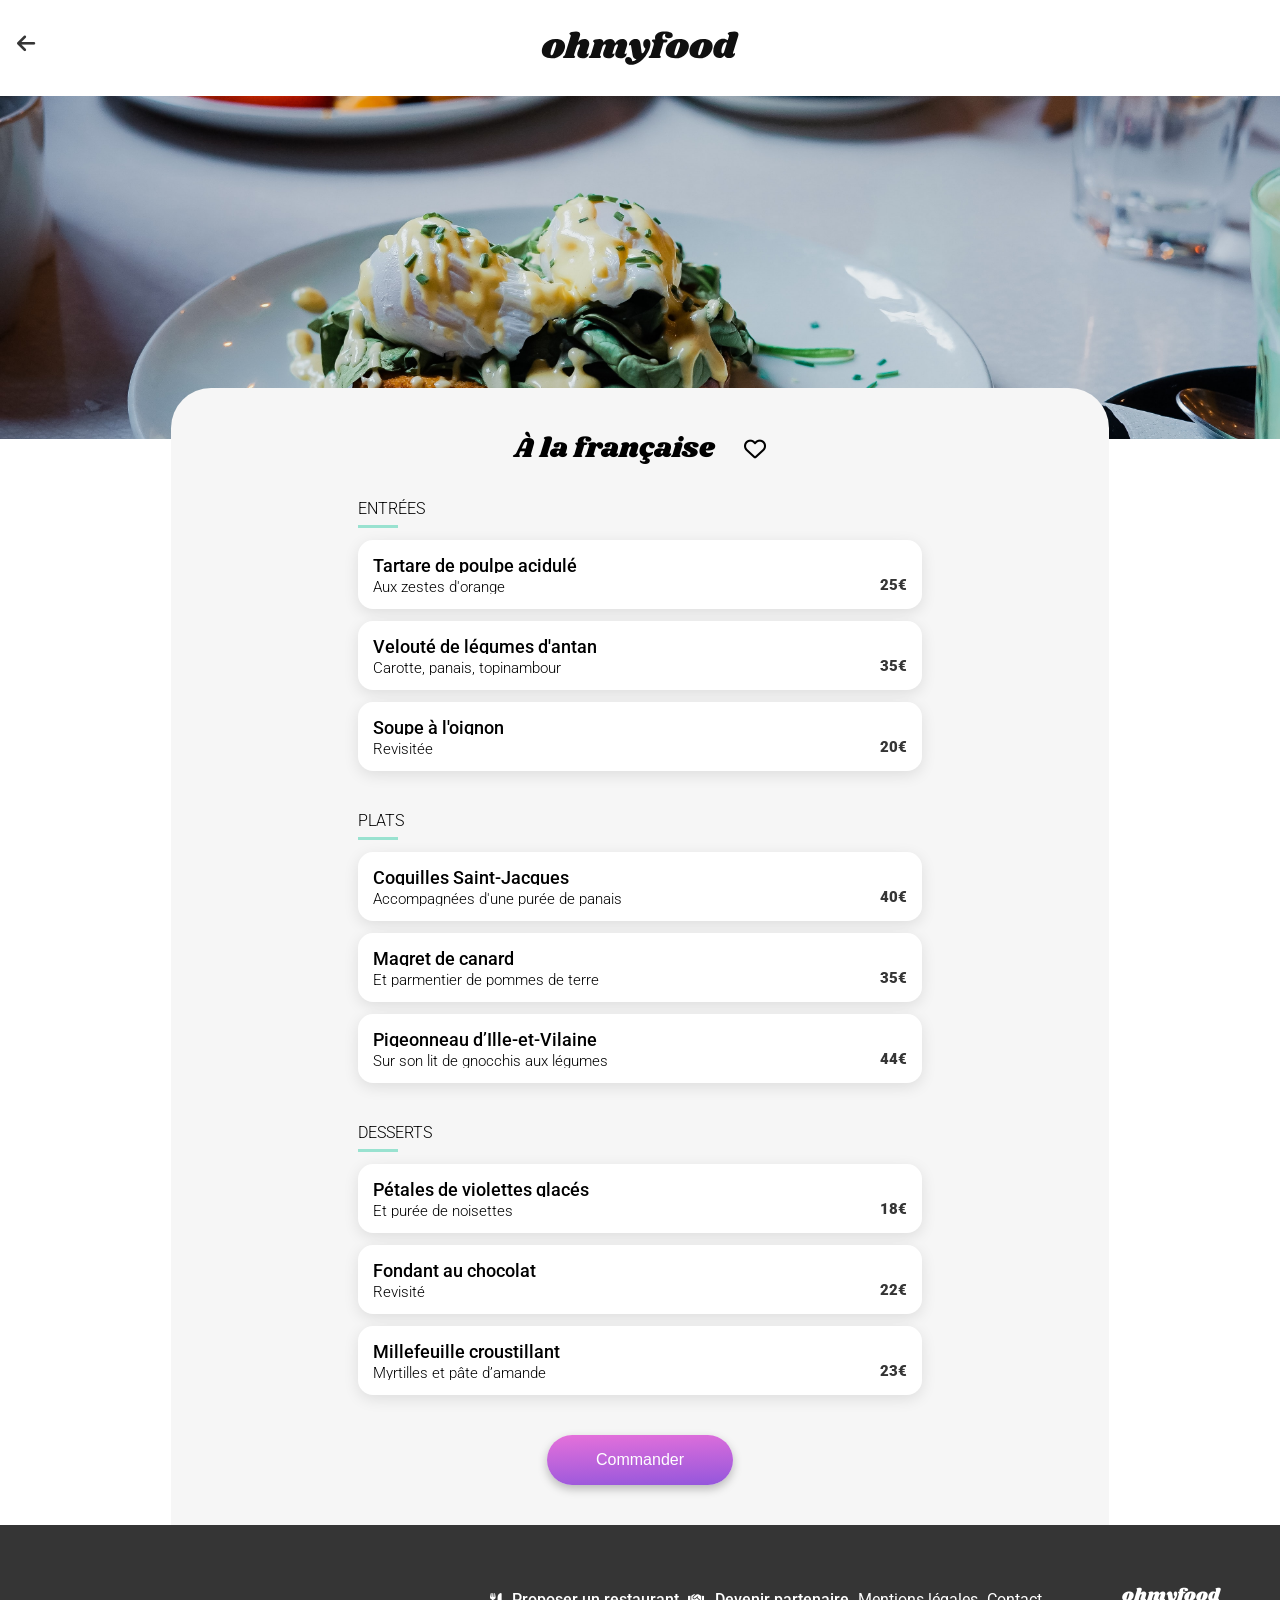
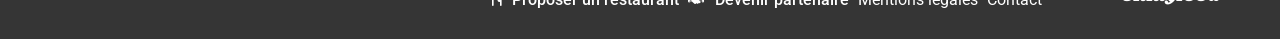
<file: pages/restaurants/a_la_francaise.html>
<!DOCTYPE html>
<html lang="fr">
<head>
    <meta charset="UTF-8">
    <meta name="viewport" content="width=device-width, initial-scale=1.0">
    <!-- Ajout du favicon -->
    <link rel="icon" href="../../assets/logos/Ohmyfood.svg" type="image/svg+xml">
    <title>Menu - À la française</title>
    <!-- Ajout de Font Awesome -->
    <link rel="stylesheet" href="https://cdnjs.cloudflare.com/ajax/libs/font-awesome/6.5.1/css/all.min.css">
    <!-- Ajout du fichier CSS -->
    <link rel="stylesheet" href="../../styles/css/main.css">
</head>
<body class="menu-page">
    <header class="RestaurantAppBar">
        <a href="../../index.html" class="RestaurantAppBar__back">
            <i class="fa-solid fa-arrow-left RestaurantAppBar__back--icon" ></i>
        </a>
        <img src="../../assets/logos/Ohmyfood.svg" alt="Logo Ohmyfood" class="RestaurantAppBar__logo">
    </header>
    <img src="../../assets/images/restaurants/a_la_francaise.jpg" alt="Restaurant À la française" class="menu-page__image">
    <main class="menu-page__menu">
        <div class="menu-page__menu__header">
            <h1 class="menu-page__menu__header--title">À la française</h1>
            <div class="heart">
                <input type="checkbox" class="heart__checkbox">
                <i class="fa-solid fa-heart heart__fill"></i>
                <i class="fa-regular fa-heart heart__outline"></i>
            </div>
        </div>
        <section class="menu-page__menu__info">
            <h2 class="menu-page__menu__info--title">ENTRÉES</h2>
            <div class="menu-page__menu__info__card">
                <input type="checkbox" class="menu-page__menu__info__card__checkbox">
                <div class="menu-page__menu__info__card__plats">
                    <h3 class="menu-page__menu__info__card__plats--nom">Tartare de poulpe acidulé</h3>
                    <p class="menu-page__menu__info__card__plats--description">Aux zestes d'orange</p>
                </div>

                <div class="menu-page__menu__info__card__fin">
                    <span class="menu-page__menu__info__card__fin__prix">25€</span>
                    <div class="menu-page__menu__info__card__fin__check"> <i class="fa-solid fa-circle-check"></i></div>
                </div>
            </div>
            <div class="menu-page__menu__info__card">
                <input type="checkbox" class="menu-page__menu__info__card__checkbox">
                <div class="menu-page__menu__info__card__plats">
                    <h3 class="menu-page__menu__info__card__plats--nom">Velouté de légumes d'antan</h3>
                    <p class="menu-page__menu__info__card__plats--description">Carotte, panais, topinambour</p>
                </div>

                <div class="menu-page__menu__info__card__fin">
                    <span class="menu-page__menu__info__card__fin__prix">35€</span>
                    <div class="menu-page__menu__info__card__fin__check"> <i class="fa-solid fa-circle-check"></i></div>
                </div>
            </div>
            <div class="menu-page__menu__info__card">
                <input type="checkbox" class="menu-page__menu__info__card__checkbox">
                <div class="menu-page__menu__info__card__plats">
                    <h3 class="menu-page__menu__info__card__plats--nom">Soupe à l'oignon</h3>
                    <p class="menu-page__menu__info__card__plats--description">Revisitée</p>
                </div>

                <div class="menu-page__menu__info__card__fin">
                    <span class="menu-page__menu__info__card__fin__prix">20€</span>
                    <div class="menu-page__menu__info__card__fin__check"> <i class="fa-solid fa-circle-check"></i></div>
                </div>
            </div>
        </section>
        <section class="menu-page__menu__info">
            <h2 class="menu-page__menu__info--title">PLATS</h2>
            <div class="menu-page__menu__info__card">
                <input type="checkbox" class="menu-page__menu__info__card__checkbox">
                <div class="menu-page__menu__info__card__plats">
                    <h3 class="menu-page__menu__info__card__plats--nom">Coquilles Saint-Jacques</h3>
                    <p class="menu-page__menu__info__card__plats--description">Accompagnées d'une purée de panais</p>
                </div>

                <div class="menu-page__menu__info__card__fin">
                    <span class="menu-page__menu__info__card__fin__prix">40€</span>
                    <div class="menu-page__menu__info__card__fin__check"> <i class="fa-solid fa-circle-check"></i></div>
                </div>
            </div>
            <div class="menu-page__menu__info__card">
                <input type="checkbox" class="menu-page__menu__info__card__checkbox">
                <div class="menu-page__menu__info__card__plats">
                    <h3 class="menu-page__menu__info__card__plats--nom">Magret de canard</h3>
                    <p class="menu-page__menu__info__card__plats--description">Et parmentier de pommes de terre</p>
                </div>

                <div class="menu-page__menu__info__card__fin">
                    <span class="menu-page__menu__info__card__fin__prix">35€</span>
                    <div class="menu-page__menu__info__card__fin__check"> <i class="fa-solid fa-circle-check"></i></div>
                </div>
            </div>
            <div class="menu-page__menu__info__card">
                <input type="checkbox" class="menu-page__menu__info__card__checkbox">
                <div class="menu-page__menu__info__card__plats">
                    <h3 class="menu-page__menu__info__card__plats--nom">Pigeonneau d’Ille-et-Vilaine</h3>
                    <p class="menu-page__menu__info__card__plats--description">Sur son lit de gnocchis aux légumes</p>
                </div>

                <div class="menu-page__menu__info__card__fin">
                    <span class="menu-page__menu__info__card__fin__prix">44€</span>
                    <div class="menu-page__menu__info__card__fin__check"> <i class="fa-solid fa-circle-check"></i></div>
                </div>
            </div>
        </section>
        <section class="menu-page__menu__info">
            <h2 class="menu-page__menu__info--title">DESSERTS</h2>
            <div class="menu-page__menu__info__card">
                <input type="checkbox" class="menu-page__menu__info__card__checkbox">
                <div class="menu-page__menu__info__card__plats">
                    <h3 class="menu-page__menu__info__card__plats--nom">Pétales de violettes glacés</h3>
                    <p class="menu-page__menu__info__card__plats--description">Et purée de noisettes</p>
                </div>

                <div class="menu-page__menu__info__card__fin">
                    <span class="menu-page__menu__info__card__fin__prix">18€</span>
                    <div class="menu-page__menu__info__card__fin__check"> <i class="fa-solid fa-circle-check"></i></div>
                </div>
            </div>
            <div class="menu-page__menu__info__card">
                <input type="checkbox" class="menu-page__menu__info__card__checkbox">
                <div class="menu-page__menu__info__card__plats">
                    <h3 class="menu-page__menu__info__card__plats--nom">Fondant au chocolat</h3>
                    <p class="menu-page__menu__info__card__plats--description">Revisité</p>
                </div>

                <div class="menu-page__menu__info__card__fin">
                    <span class="menu-page__menu__info__card__fin__prix">22€</span>
                    <div class="menu-page__menu__info__card__fin__check"> <i class="fa-solid fa-circle-check"></i></div>
                </div>
            </div>
            <div class="menu-page__menu__info__card">
                <input type="checkbox" class="menu-page__menu__info__card__checkbox">
                <div class="menu-page__menu__info__card__plats">
                    <h3 class="menu-page__menu__info__card__plats--nom">Millefeuille croustillant</h3>
                    <p class="menu-page__menu__info__card__plats--description">Myrtilles et pâte d’amande</p>
                </div>

                <div class="menu-page__menu__info__card__fin">
                    <span class="menu-page__menu__info__card__fin__prix">23€</span>
                    <div class="menu-page__menu__info__card__fin__check"> <i class="fa-solid fa-circle-check"></i></div>
                </div>
            </div>
        </section>
        <button class="button button--restaurants"><span class="button__text">Commander</span></button>
    </main>
    <footer class="footer">
        <h3 class="footer--title">ohmyfood</h3>
        <div class="footer__links">
            <a href="" class="footer__links__link">
                <i class="fa-solid fa-utensils footer__links__link--icon"></i>
                <span>Proposer un restaurant</span>
            </a>
            <a href="" class="footer__links__link">
                <i class="fa-solid fa-handshake footer__links__link--icon"></i>
                <span>Devenir partenaire</span>
            </a>
            <a href="" class="footer__links__link__normal">Mentions légales</a>
            <a href="mailto:contact@ohmyfood.com" class="footer__links__link__normal">Contact</a>
        </div>
    </footer>
</body>
</file>
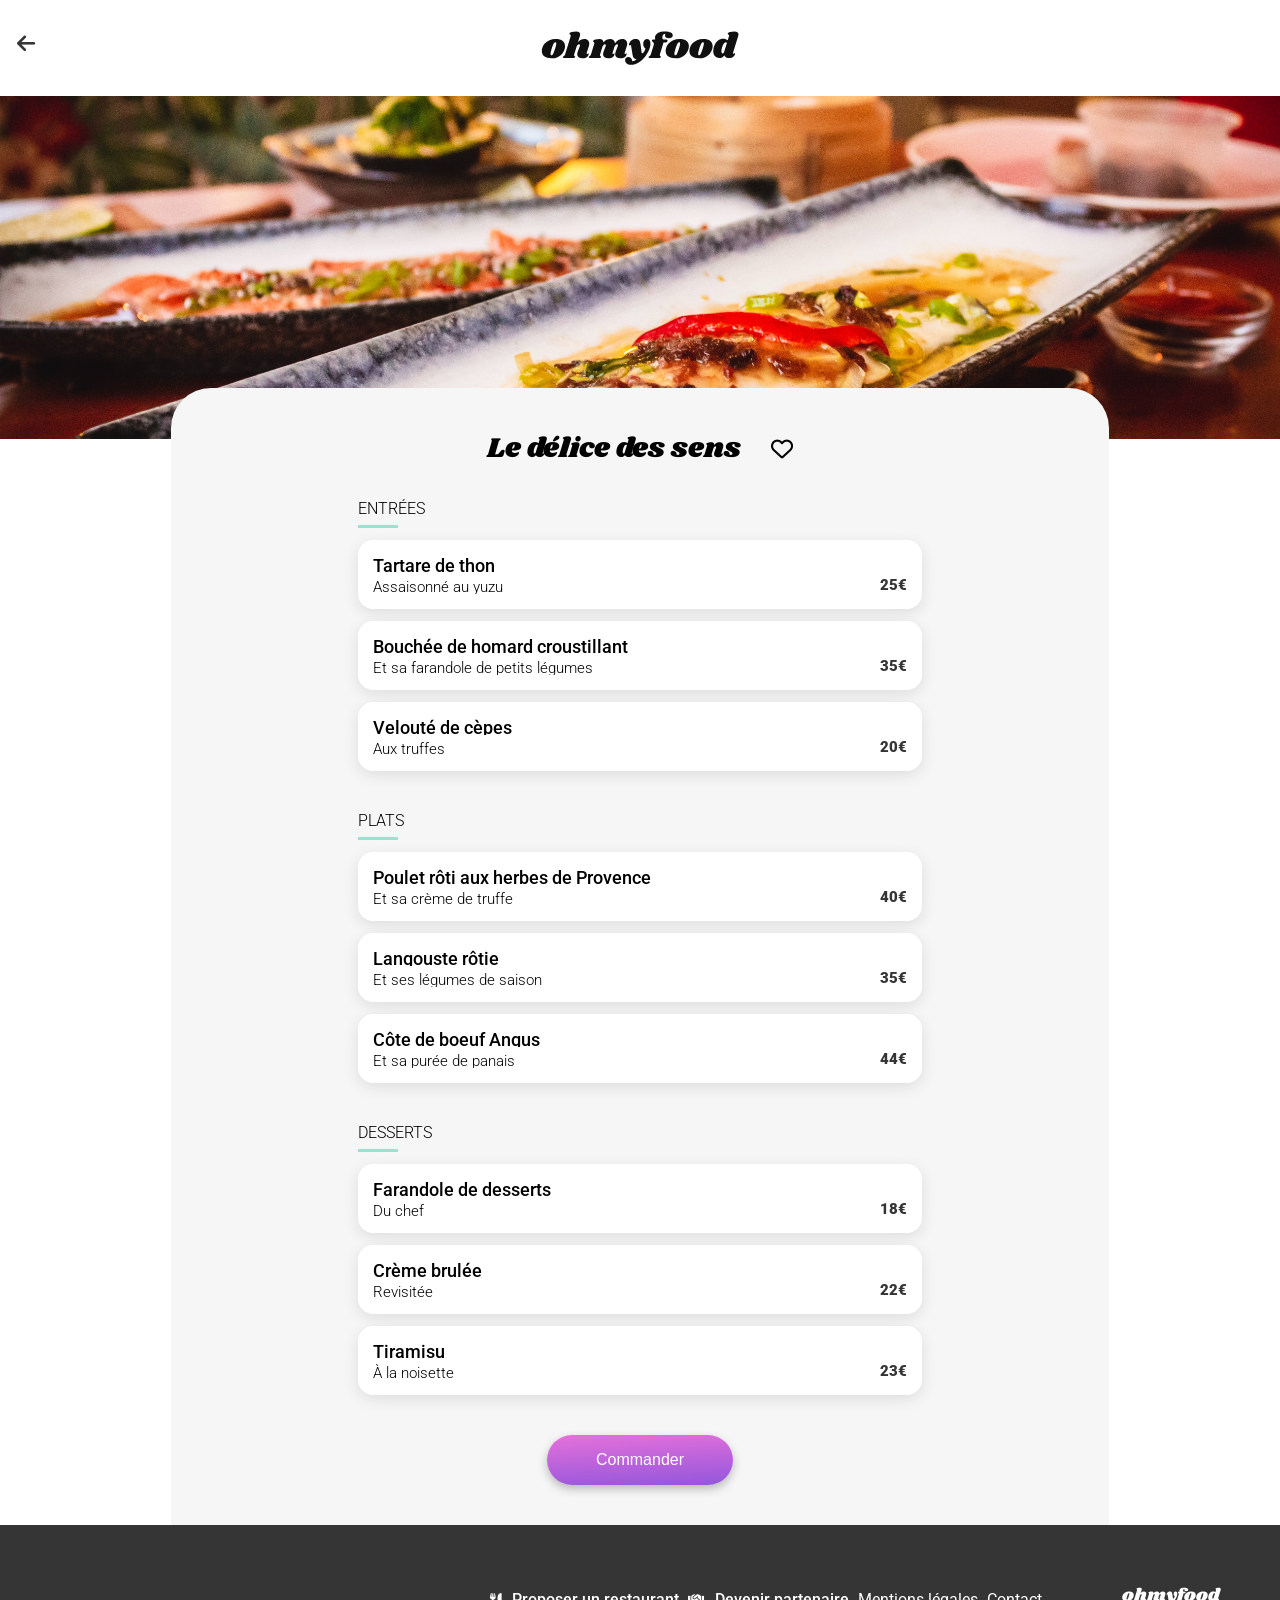
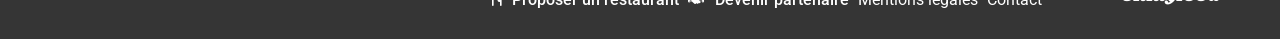
<file: pages/restaurants/delice_des_sens.html>
<!DOCTYPE html>
<html lang="fr">
<head>
    <meta charset="UTF-8">
    <meta name="viewport" content="width=device-width, initial-scale=1.0">
    <!-- Ajout du favicon -->
    <link rel="icon" href="assets/logos/Ohmyfood.svg" type="image/svg+xml">
    <title>menu-page__Menu - A la francaise</title>
    <!-- Ajout de Font Awesome -->
    <link rel="stylesheet" href="https://cdnjs.cloudflare.com/ajax/libs/font-awesome/6.5.1/css/all.min.css">
    <!-- Ajout du fichier CSS -->
    <link rel="stylesheet" href="../../styles/css/main.css">
</head>
<body class="menu-page">
    <header class="RestaurantAppBar">
        <a href="../../index.html" class="RestaurantAppBar__back">
            <i class="fa-solid fa-arrow-left RestaurantAppBar__back--icon"></i>
        </a>
        <img src="../../assets/logos/Ohmyfood.svg" alt="Logo Ohmyfood" class="RestaurantAppBar__logo">
    </header>
    <img src="..\..\assets\images\restaurants\delice_des_sens.jpg" alt="Restaurant Le délice des sens" class="menu-page__image">
    <main class="menu-page__menu">
        <div class="menu-page__menu__header">
            <h1 class="menu-page__menu__header--title">Le délice des sens</h1>
            <div class="heart">
                <input type="checkbox" class="heart__checkbox">
                <i class="fa-solid fa-heart heart__fill"></i>
                <i class="fa-regular fa-heart heart__outline"></i>
            </div>
        </div>
        <section class="menu-page__menu__info">
            <h2 class="menu-page__menu__info--title">ENTRÉES</h2>
            <div class="menu-page__menu__info__card">
                <input type="checkbox" class="menu-page__menu__info__card__checkbox">
                <div class="menu-page__menu__info__card__plats">
                    <h3 class="menu-page__menu__info__card__plats--nom">Tartare de thon</h3>
                    <p class="menu-page__menu__info__card__plats--description">Assaisonné au yuzu</p>
                </div>

                <div class="menu-page__menu__info__card__fin">
                    <span class="menu-page__menu__info__card__fin__prix">25€</span>
                    <div class="menu-page__menu__info__card__fin__check"> <i class="fa-solid fa-circle-check"></i></div>
                </div>
            </div>
            <div class="menu-page__menu__info__card">
                <input type="checkbox" class="menu-page__menu__info__card__checkbox">
                <div class="menu-page__menu__info__card__plats">
                    <h3 class="menu-page__menu__info__card__plats--nom">Bouchée de homard croustillant </h3>
                    <p class="menu-page__menu__info__card__plats--description">Et sa farandole de petits légumes</p>
                </div>

                <div class="menu-page__menu__info__card__fin">
                    <span class="menu-page__menu__info__card__fin__prix">35€</span>
                    <div class="menu-page__menu__info__card__fin__check"> <i class="fa-solid fa-circle-check"></i></div>
                </div>
            </div>
            <div class="menu-page__menu__info__card">
                <input type="checkbox" class="menu-page__menu__info__card__checkbox">
                <div class="menu-page__menu__info__card__plats">
                    <h3 class="menu-page__menu__info__card__plats--nom">Velouté de cèpes</h3>
                    <p class="menu-page__menu__info__card__plats--description">Aux truffes</p>
                </div>

                <div class="menu-page__menu__info__card__fin">
                    <span class="menu-page__menu__info__card__fin__prix">20€</span>
                    <div class="menu-page__menu__info__card__fin__check"> <i class="fa-solid fa-circle-check"></i></div>
                </div>
            </div>
        </section>
        <section class="menu-page__menu__info">
            <h2 class="menu-page__menu__info--title">PLATS</h2>
            <div class="menu-page__menu__info__card">
                <input type="checkbox" class="menu-page__menu__info__card__checkbox">
                <div class="menu-page__menu__info__card__plats">
                    <h3 class="menu-page__menu__info__card__plats--nom">Poulet rôti aux herbes de Provence</h3>
                    <p class="menu-page__menu__info__card__plats--description">Et sa crème de truffe</p>
                </div>

                <div class="menu-page__menu__info__card__fin">
                    <span class="menu-page__menu__info__card__fin__prix">40€</span>
                    <div class="menu-page__menu__info__card__fin__check"> <i class="fa-solid fa-circle-check"></i></div>
                </div>
            </div>
            <div class="menu-page__menu__info__card">
                <input type="checkbox" class="menu-page__menu__info__card__checkbox">
                <div class="menu-page__menu__info__card__plats">
                    <h3 class="menu-page__menu__info__card__plats--nom">Langouste rôtie</h3>
                    <p class="menu-page__menu__info__card__plats--description">Et ses légumes de saison</p>
                </div>

                <div class="menu-page__menu__info__card__fin">
                    <span class="menu-page__menu__info__card__fin__prix">35€</span>
                    <div class="menu-page__menu__info__card__fin__check"> <i class="fa-solid fa-circle-check"></i></div>
                </div>
            </div>
            <div class="menu-page__menu__info__card">
                <input type="checkbox" class="menu-page__menu__info__card__checkbox">
                <div class="menu-page__menu__info__card__plats">
                    <h3 class="menu-page__menu__info__card__plats--nom">Côte de boeuf Angus</h3>
                    <p class="menu-page__menu__info__card__plats--description">Et sa purée de panais</p>
                </div>

                <div class="menu-page__menu__info__card__fin">
                    <span class="menu-page__menu__info__card__fin__prix">44€</span>
                    <div class="menu-page__menu__info__card__fin__check"> <i class="fa-solid fa-circle-check"></i></div>
                </div>
            </div>
        </section>
        <section class="menu-page__menu__info">
            <h2 class="menu-page__menu__info--title">DESSERTS</h2>
            <div class="menu-page__menu__info__card">
                <input type="checkbox" class="menu-page__menu__info__card__checkbox">
                <div class="menu-page__menu__info__card__plats">
                    <h3 class="menu-page__menu__info__card__plats--nom">Farandole de desserts</h3>
                    <p class="menu-page__menu__info__card__plats--description">Du chef</p>
                </div>

                <div class="menu-page__menu__info__card__fin">
                    <span class="menu-page__menu__info__card__fin__prix">18€</span>
                    <div class="menu-page__menu__info__card__fin__check"> <i class="fa-solid fa-circle-check"></i></div>
                </div>
            </div>
            <div class="menu-page__menu__info__card">
                <input type="checkbox" class="menu-page__menu__info__card__checkbox">
                <div class="menu-page__menu__info__card__plats">
                    <h3 class="menu-page__menu__info__card__plats--nom">Crème brulée </h3>
                    <p class="menu-page__menu__info__card__plats--description">Revisitée</p>
                </div>

                <div class="menu-page__menu__info__card__fin">
                    <span class="menu-page__menu__info__card__fin__prix">22€</span>
                    <div class="menu-page__menu__info__card__fin__check"> <i class="fa-solid fa-circle-check"></i></div>
                </div>
            </div>
            <div class="menu-page__menu__info__card">
                <input type="checkbox" class="menu-page__menu__info__card__checkbox">
                <div class="menu-page__menu__info__card__plats">
                    <h3 class="menu-page__menu__info__card__plats--nom">Tiramisu </h3>
                    <p class="menu-page__menu__info__card__plats--description">À la noisette</p>
                </div>

                <div class="menu-page__menu__info__card__fin">
                    <span class="menu-page__menu__info__card__fin__prix">23€</span>
                    <div class="menu-page__menu__info__card__fin__check"> <i class="fa-solid fa-circle-check"></i></div>
                </div>
            </div>
        </section>
        <button class="button button--restaurants"><span class="button__text">Commander</span></button>
    </main>
    <footer class="footer">
        <h3 class="footer--title">ohmyfood</h3>
        <div class="footer__links">
            <a href="" class="footer__links__link">
                <i class="fa-solid fa-utensils footer__links__link--icon"></i>
                <span>Proposer un restaurant</span>
            </a>
            <a href="" class="footer__links__link">
                <i class="fa-solid fa-handshake footer__links__link--icon"></i>
                <span>Devenir partenaire</span>
            </a>
            <a href="" class="footer__links__link__normal">Mentions légales</a>
            <a href="mailto:contact@ohmyfood.com" class="footer__links__link__normal">Contact</a>
        </div>
    </footer>
</body>
</file>
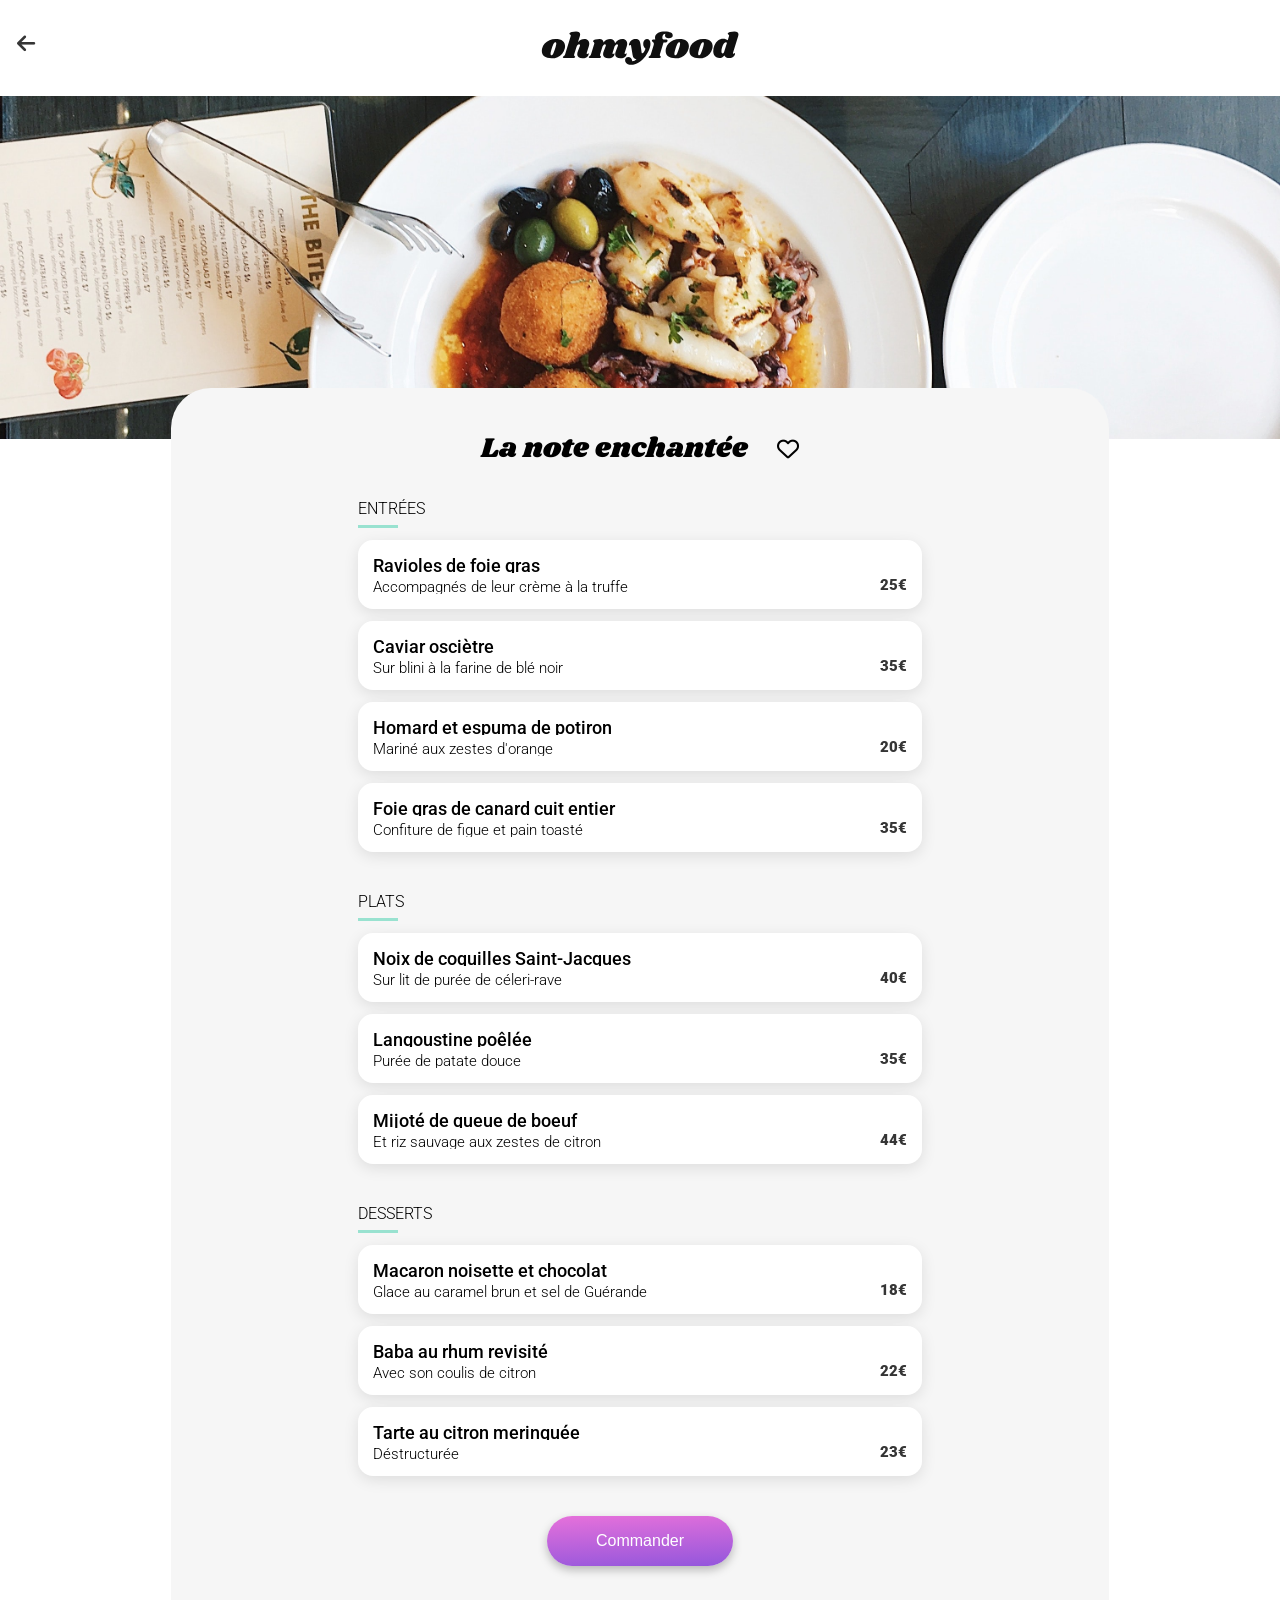
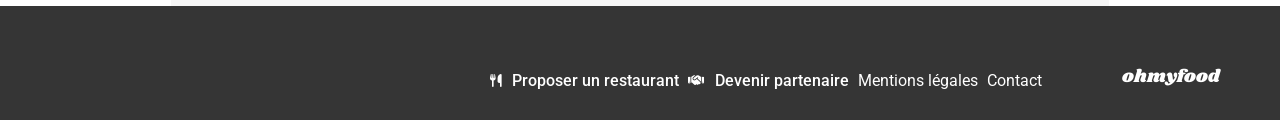
<file: pages/restaurants/note_enchantee.html>
<!DOCTYPE html>
<html lang="fr">

<head>
    <meta charset="UTF-8">
    <meta name="viewport" content="width=device-width, initial-scale=1.0">
    <!-- Ajout du favicon -->
    <link rel="icon" href="assets/logos/Ohmyfood.svg" type="image/svg+xml">
    <title>Menu - A la francaise</title>
    <!-- Ajout de Font Awesome -->
    <link rel="stylesheet" href="https://cdnjs.cloudflare.com/ajax/libs/font-awesome/6.5.1/css/all.min.css">
    <!-- Ajout du fichier CSS -->
    <link rel="stylesheet" href="../../styles/css/main.css">
</head>

<body class="menu-page">
    <header class="RestaurantAppBar">
        <a href="../../index.html" class="RestaurantAppBar__back">
            <i class="fa-solid fa-arrow-left RestaurantAppBar__back--icon"></i>
        </a>
        <img src="../../assets/logos/Ohmyfood.svg" alt="Logo Ohmyfood" class="RestaurantAppBar__logo">
    </header>
    <img src="..\..\assets\images\restaurants\note_enchantee.jpg" alt="Restaurant La note enchantée"
        class="menu-page__image">
    <main class="menu-page__menu">
        <div class="menu-page__menu__header">
            <h1 class="menu-page__menu__header--title">La note enchantée</h1>
            <div class="heart">
                <input type="checkbox" class="heart__checkbox">
                <i class="fa-solid fa-heart heart__fill"></i>
                <i class="fa-regular fa-heart heart__outline"></i>
            </div>
        </div>
        <section class="menu-page__menu__info">
            <h2 class="menu-page__menu__info--title">ENTRÉES</h2>
            <div class="menu-page__menu__info__card">
                <input type="checkbox" class="menu-page__menu__info__card__checkbox">
                <div class="menu-page__menu__info__card__plats">
                    <h3 class="menu-page__menu__info__card__plats--nom">Ravioles de foie gras</h3>
                    <p class="menu-page__menu__info__card__plats--description">Accompagnés de leur crème à la truffe</p>
                </div>

                <div class="menu-page__menu__info__card__fin">
                    <span class="menu-page__menu__info__card__fin__prix">25€</span>
                    <div class="menu-page__menu__info__card__fin__check"> <i class="fa-solid fa-circle-check"></i></div>
                </div>
            </div>
            <div class="menu-page__menu__info__card">
                <input type="checkbox" class="menu-page__menu__info__card__checkbox">
                <div class="menu-page__menu__info__card__plats">
                    <h3 class="menu-page__menu__info__card__plats--nom">Caviar osciètre </h3>
                    <p class="menu-page__menu__info__card__plats--description">Sur blini à la farine de blé noir</p>
                </div>

                <div class="menu-page__menu__info__card__fin">
                    <span class="menu-page__menu__info__card__fin__prix">35€</span>
                    <div class="menu-page__menu__info__card__fin__check"> <i class="fa-solid fa-circle-check"></i></div>
                </div>
            </div>
            <div class="menu-page__menu__info__card">
                <input type="checkbox" class="menu-page__menu__info__card__checkbox">
                <div class="menu-page__menu__info__card__plats">
                    <h3 class="menu-page__menu__info__card__plats--nom">Homard et espuma de potiron</h3>
                    <p class="menu-page__menu__info__card__plats--description">Mariné aux zestes d'orange</p>
                </div>

                <div class="menu-page__menu__info__card__fin">
                    <span class="menu-page__menu__info__card__fin__prix">20€</span>
                    <div class="menu-page__menu__info__card__fin__check"> <i class="fa-solid fa-circle-check"></i></div>
                </div>
            </div>
            <div class="menu-page__menu__info__card">
                <input type="checkbox" class="menu-page__menu__info__card__checkbox">
                <div class="menu-page__menu__info__card__plats">
                    <h3 class="menu-page__menu__info__card__plats--nom">Foie gras de canard cuit entier</h3>
                    <p class="menu-page__menu__info__card__plats--description">Confiture de figue et pain toasté</p>
                </div>

                <div class="menu-page__menu__info__card__fin">
                    <span class="menu-page__menu__info__card__fin__prix">35€</span>
                    <div class="menu-page__menu__info__card__fin__check"> <i class="fa-solid fa-circle-check"></i></div>
                </div>
            </div>
        </section>
        <section class="menu-page__menu__info">
            <h2 class="menu-page__menu__info--title">PLATS</h2>
            <div class="menu-page__menu__info__card">
                <input type="checkbox" class="menu-page__menu__info__card__checkbox">
                <div class="menu-page__menu__info__card__plats">
                    <h3 class="menu-page__menu__info__card__plats--nom">Noix de coquilles Saint-Jacques</h3>
                    <p class="menu-page__menu__info__card__plats--description">Sur lit de purée de céleri-rave</p>
                </div>

                <div class="menu-page__menu__info__card__fin">
                    <span class="menu-page__menu__info__card__fin__prix">40€</span>
                    <div class="menu-page__menu__info__card__fin__check"> <i class="fa-solid fa-circle-check"></i></div>
                </div>
            </div>
            <div class="menu-page__menu__info__card">
                <input type="checkbox" class="menu-page__menu__info__card__checkbox">
                <div class="menu-page__menu__info__card__plats">
                    <h3 class="menu-page__menu__info__card__plats--nom">Langoustine poêlée</h3>
                    <p class="menu-page__menu__info__card__plats--description">Purée de patate douce</p>
                </div>

                <div class="menu-page__menu__info__card__fin">
                    <span class="menu-page__menu__info__card__fin__prix">35€</span>
                    <div class="menu-page__menu__info__card__fin__check"> <i class="fa-solid fa-circle-check"></i></div>
                </div>
            </div>
            <div class="menu-page__menu__info__card">
                <input type="checkbox" class="menu-page__menu__info__card__checkbox">
                <div class="menu-page__menu__info__card__plats">
                    <h3 class="menu-page__menu__info__card__plats--nom">Mijoté de queue de boeuf </h3>
                    <p class="menu-page__menu__info__card__plats--description">Et riz sauvage aux zestes de citron</p>
                </div>

                <div class="menu-page__menu__info__card__fin">
                    <span class="menu-page__menu__info__card__fin__prix">44€</span>
                    <div class="menu-page__menu__info__card__fin__check"> <i class="fa-solid fa-circle-check"></i></div>
                </div>
            </div>
        </section>
        <section class="menu-page__menu__info">
            <h2 class="menu-page__menu__info--title">DESSERTS</h2>
            <div class="menu-page__menu__info__card">
                <input type="checkbox" class="menu-page__menu__info__card__checkbox">
                <div class="menu-page__menu__info__card__plats">
                    <h3 class="menu-page__menu__info__card__plats--nom">Macaron noisette et chocolat</h3>
                    <p class="menu-page__menu__info__card__plats--description">Glace au caramel brun et sel de Guérande
                    </p>
                </div>

                <div class="menu-page__menu__info__card__fin">
                    <span class="menu-page__menu__info__card__fin__prix">18€</span>
                    <div class="menu-page__menu__info__card__fin__check"> <i class="fa-solid fa-circle-check"></i></div>
                </div>
            </div>
            <div class="menu-page__menu__info__card">
                <input type="checkbox" class="menu-page__menu__info__card__checkbox">
                <div class="menu-page__menu__info__card__plats">
                    <h3 class="menu-page__menu__info__card__plats--nom">Baba au rhum revisité</h3>
                    <p class="menu-page__menu__info__card__plats--description">Avec son coulis de citron</p>
                </div>

                <div class="menu-page__menu__info__card__fin">
                    <span class="menu-page__menu__info__card__fin__prix">22€</span>
                    <div class="menu-page__menu__info__card__fin__check"> <i class="fa-solid fa-circle-check"></i></div>
                </div>
            </div>
            <div class="menu-page__menu__info__card">
                <input type="checkbox" class="menu-page__menu__info__card__checkbox">
                <div class="menu-page__menu__info__card__plats">
                    <h3 class="menu-page__menu__info__card__plats--nom">Tarte au citron meringuée </h3>
                    <p class="menu-page__menu__info__card__plats--description">Déstructurée</p>
                </div>

                <div class="menu-page__menu__info__card__fin">
                    <span class="menu-page__menu__info__card__fin__prix">23€</span>
                    <div class="menu-page__menu__info__card__fin__check"> <i class="fa-solid fa-circle-check"></i></div>
                </div>
            </div>
        </section>
        <button class="button button--restaurants"><span class="button__text">Commander</span></button>
    </main>
    <footer class="footer">
        <h3 class="footer--title">ohmyfood</h3>
        <div class="footer__links">
            <a href="" class="footer__links__link">
                <i class="fa-solid fa-utensils footer__links__link--icon"></i>
                <span>Proposer un restaurant</span>
            </a>
            <a href="" class="footer__links__link">
                <i class="fa-solid fa-handshake footer__links__link--icon"></i>
                <span>Devenir partenaire</span>
            </a>
            <a href="" class="footer__links__link__normal">Mentions légales</a>
            <a href="mailto:contact@ohmyfood.com" class="footer__links__link__normal">Contact</a>
        </div>
    </footer>
</body>
</file>
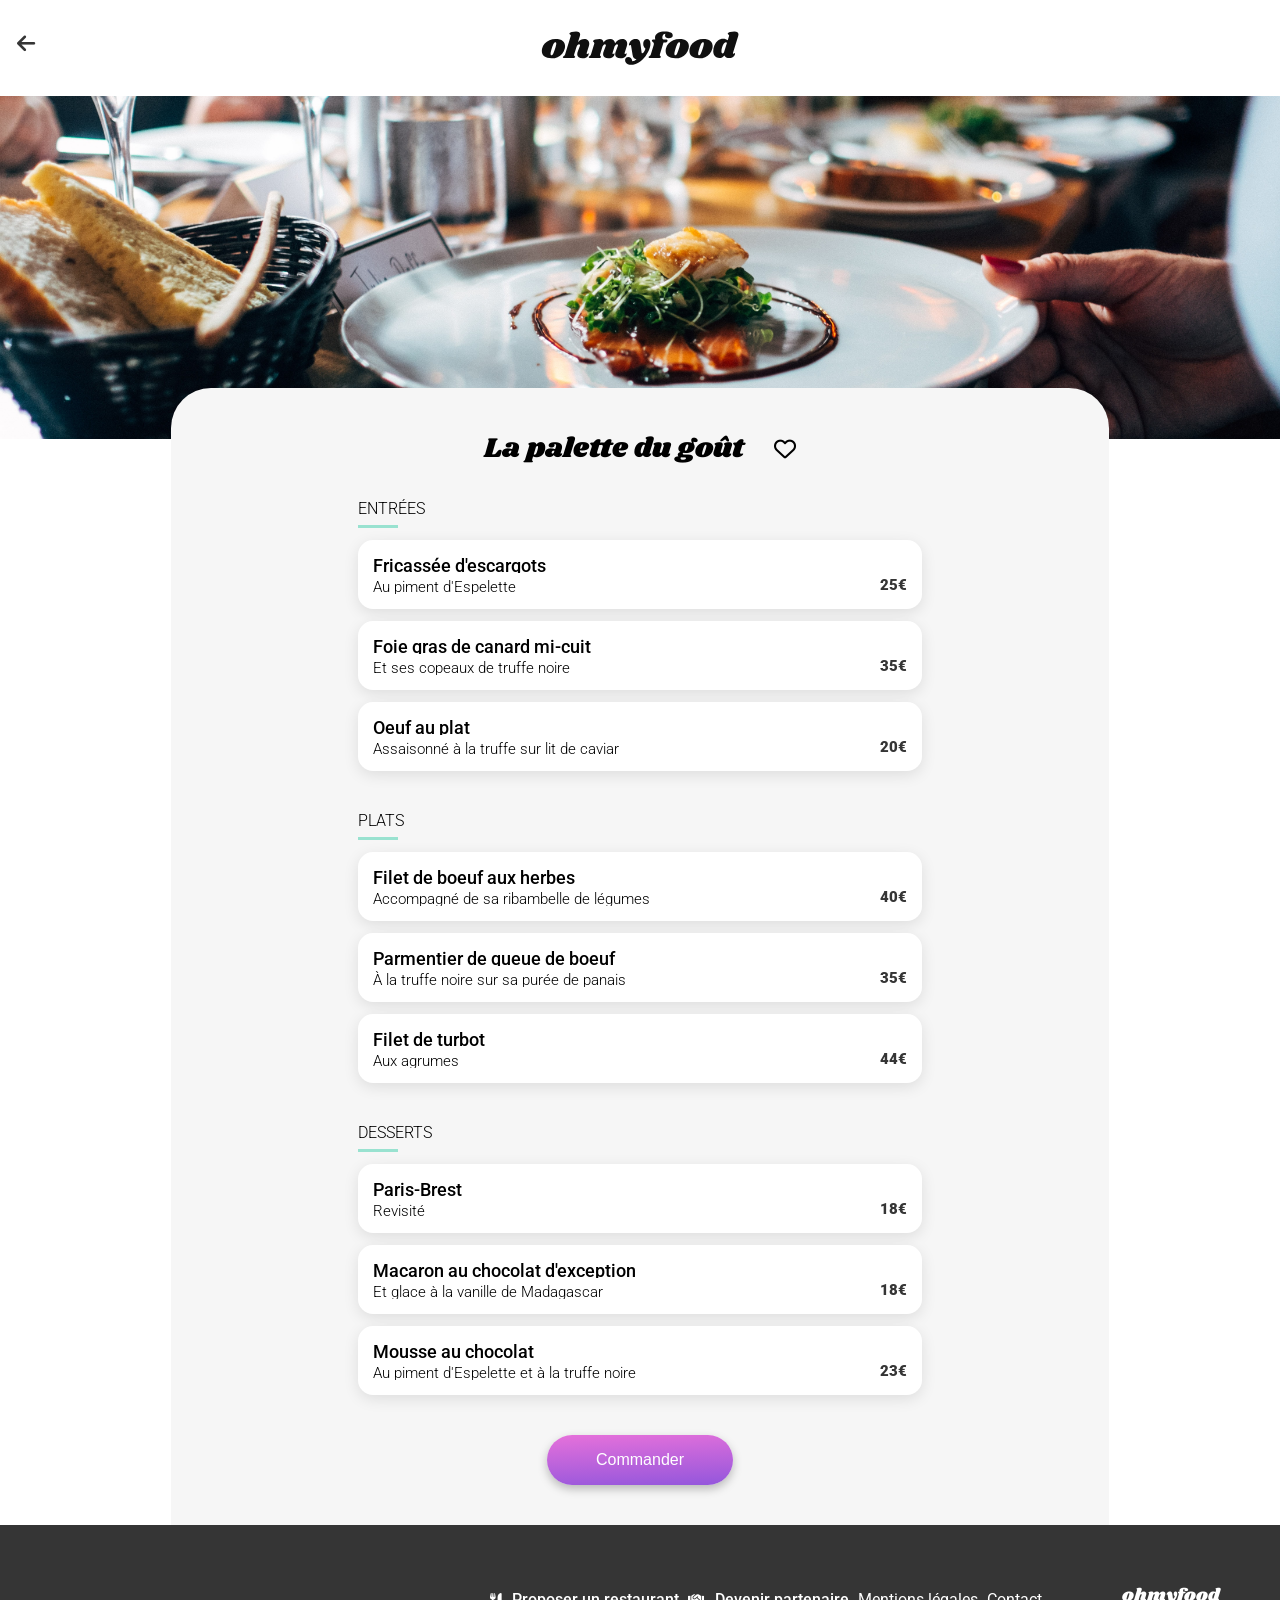
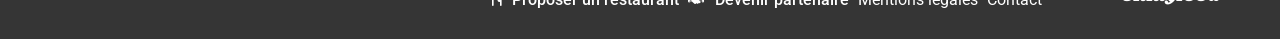
<file: pages/restaurants/palette_du_gout.html>
<!doctype html>
<html lang="fr">

<head>
    <meta charset="UTF-8" />
    <meta name="viewport" content="width=device-width, initial-scale=1.0" />
    <!-- Ajout du favicon -->
    <link rel="icon" href="../../assets/logos/Ohmyfood.svg" type="image/svg+xml" />
    <title>Menu - La palette du goût</title>
    <!-- Ajout de Font Awesome -->
    <link rel="stylesheet" href="https://cdnjs.cloudflare.com/ajax/libs/font-awesome/6.5.1/css/all.min.css" />
    <!-- Ajout du fichier CSS -->
    <link rel="stylesheet" href="../../styles/css/main.css" />
</head>

<body class="menu-page">
    <header class="RestaurantAppBar">
        <a href="../../index.html" class="RestaurantAppBar__back">
            <i class="fa-solid fa-arrow-left RestaurantAppBar__back--icon"></i>
        </a>
        <img src="../../assets/logos/Ohmyfood.svg" alt="Logo Ohmyfood" class="RestaurantAppBar__logo" />
    </header>
    <img src="../../assets/images/restaurants/palette_du_gout.jpg" alt="Restaurant La palette du goût"
        class="menu-page__image" />
    <main class="menu-page__menu">
        <div class="menu-page__menu__header">
            <h1 class="menu-page__menu__header--title">La palette du goût</h1>
            <div class="heart">
                <input type="checkbox" class="heart__checkbox"/>
                <i class="fa-solid fa-heart heart__fill"></i>
                <i class="fa-regular fa-heart heart__outline"></i>
            </div>
        </div>
        <section class="menu-page__menu__info">
            <h2 class="menu-page__menu__info--title">ENTRÉES</h2>
            <div class="menu-page__menu__info__card">
                <input type="checkbox" class="menu-page__menu__info__card__checkbox">
                <div class="menu-page__menu__info__card__plats">
                    <h3 class="menu-page__menu__info__card__plats--nom">
                        Fricassée d'escargots
                    </h3>
                    <p class="menu-page__menu__info__card__plats--description">
                        Au piment d'Espelette
                    </p>
                </div>
                <div class="menu-page__menu__info__card__fin">
                    <span class="menu-page__menu__info__card__fin__prix">25€</span>
                    <div class="menu-page__menu__info__card__fin__check"> <i class="fa-solid fa-circle-check"></i></div>
                </div>

            </div>
            <div class="menu-page__menu__info__card">
                <input type="checkbox" class="menu-page__menu__info__card__checkbox">
                <div class="menu-page__menu__info__card__plats">
                    <h3 class="menu-page__menu__info__card__plats--nom">
                        Foie gras de canard mi-cuit
                    </h3>
                    <p class="menu-page__menu__info__card__plats--description">
                        Et ses copeaux de truffe noire
                    </p>
                </div>
                <div class="menu-page__menu__info__card__fin">
                    <span class="menu-page__menu__info__card__fin__prix">35€</span>
                    <div class="menu-page__menu__info__card__fin__check"> <i class="fa-solid fa-circle-check"></i></div>
                </div>
            </div>
            <div class="menu-page__menu__info__card">
                <input type="checkbox" class="menu-page__menu__info__card__checkbox">
                <div class="menu-page__menu__info__card__plats">
                    <h3 class="menu-page__menu__info__card__plats--nom">
                        Oeuf au plat
                    </h3>
                    <p class="menu-page__menu__info__card__plats--description">
                        Assaisonné à la truffe sur lit de caviar
                    </p>
                </div>
                <div class="menu-page__menu__info__card__fin">
                    <span class="menu-page__menu__info__card__fin__prix">20€</span>
                    <div class="menu-page__menu__info__card__fin__check"> <i class="fa-solid fa-circle-check"></i></div>
                </div>
            </div>
        </section>
        <section class="menu-page__menu__info">
            <h2 class="menu-page__menu__info--title">PLATS</h2>
            <div class="menu-page__menu__info__card">
                <input type="checkbox" class="menu-page__menu__info__card__checkbox">
                <div class="menu-page__menu__info__card__plats">
                    <h3 class="menu-page__menu__info__card__plats--nom">
                        Filet de boeuf aux herbes
                    </h3>
                    <p class="menu-page__menu__info__card__plats--description">
                        Accompagné de sa ribambelle de légumes
                    </p>
                </div>
                <div class="menu-page__menu__info__card__fin">
                    <span class="menu-page__menu__info__card__fin__prix">40€</span>
                    <div class="menu-page__menu__info__card__fin__check"> <i class="fa-solid fa-circle-check"></i></div>
                </div>
            </div>
            <div class="menu-page__menu__info__card">
                <input type="checkbox" class="menu-page__menu__info__card__checkbox">
                <div class="menu-page__menu__info__card__plats">
                    <h3 class="menu-page__menu__info__card__plats--nom">
                        Parmentier de queue de boeuf
                    </h3>
                    <p class="menu-page__menu__info__card__plats--description">
                        À la truffe noire sur sa purée de panais
                    </p>
                </div>
                <div class="menu-page__menu__info__card__fin">
                    <span class="menu-page__menu__info__card__fin__prix">35€</span>
                    <div class="menu-page__menu__info__card__fin__check"> <i class="fa-solid fa-circle-check"></i></div>
                </div>
            </div>
            <div class="menu-page__menu__info__card">
                <input type="checkbox" class="menu-page__menu__info__card__checkbox">
                <div class="menu-page__menu__info__card__plats">
                    <h3 class="menu-page__menu__info__card__plats--nom">
                        Filet de turbot
                    </h3>
                    <p class="menu-page__menu__info__card__plats--description">
                        Aux agrumes
                    </p>
                </div>
                <div class="menu-page__menu__info__card__fin">
                    <span class="menu-page__menu__info__card__fin__prix">44€</span>
                    <div class="menu-page__menu__info__card__fin__check"> <i class="fa-solid fa-circle-check"></i></div>
                </div>
            </div>
        </section>
        <section class="menu-page__menu__info">
            <h2 class="menu-page__menu__info--title">DESSERTS</h2>
            <div class="menu-page__menu__info__card">
                <input type="checkbox" class="menu-page__menu__info__card__checkbox">
                <div class="menu-page__menu__info__card__plats">
                    <h3 class="menu-page__menu__info__card__plats--nom">Paris-Brest</h3>
                    <p class="menu-page__menu__info__card__plats--description">
                        Revisité
                    </p>
                </div>
                <div class="menu-page__menu__info__card__fin">
                    <span class="menu-page__menu__info__card__fin__prix">18€</span>
                    <div class="menu-page__menu__info__card__fin__check"> <i class="fa-solid fa-circle-check"></i></div>
                </div>
            </div>
            <div class="menu-page__menu__info__card">
                <input type="checkbox" class="menu-page__menu__info__card__checkbox">
                <div class="menu-page__menu__info__card__plats">
                    <h3 class="menu-page__menu__info__card__plats--nom">
                        Macaron au chocolat d'exception
                    </h3>
                    <p class="menu-page__menu__info__card__plats--description">
                        Et glace à la vanille de Madagascar
                    </p>
                </div>
                <div class="menu-page__menu__info__card__fin">
                    <span class="menu-page__menu__info__card__fin__prix">18€</span>
                    <div class="menu-page__menu__info__card__fin__check"> <i class="fa-solid fa-circle-check"></i></div>
                </div>
            </div>
            <div class="menu-page__menu__info__card">
                <input type="checkbox" class="menu-page__menu__info__card__checkbox">
                <div class="menu-page__menu__info__card__plats">
                    <h3 class="menu-page__menu__info__card__plats--nom">
                        Mousse au chocolat
                    </h3>
                    <p class="menu-page__menu__info__card__plats--description">
                        Au piment d'Espelette et à la truffe noire
                    </p>
                </div>
                <div class="menu-page__menu__info__card__fin">
                    <span class="menu-page__menu__info__card__fin__prix">23€</span>
                    <div class="menu-page__menu__info__card__fin__check"> <i class="fa-solid fa-circle-check"></i></div>
                </div>
            </div>
        </section>
        <button class="button button--restaurants">
            <span class="button__text">Commander</span>
        </button>
    </main>
    <footer class="footer">
        <h3 class="footer--title">ohmyfood</h3>
        <div class="footer__links">
            <a href="" class="footer__links__link">
                <i class="fa-solid fa-utensils footer__links__link--icon"></i>
                <span>Proposer un restaurant</span>
            </a>
            <a href="" class="footer__links__link">
                <i class="fa-solid fa-handshake footer__links__link--icon"></i>
                <span>Devenir partenaire</span>
            </a>
            <a href="" class="footer__links__link__normal">Mentions légales</a>
            <a href="mailto:contact@ohmyfood.com" class="footer__links__link__normal">Contact</a>
        </div>
    </footer>
</body>

</html>
</file>
<file: styles/css/main.css>
@import url("https://fonts.googleapis.com/css2?family=Roboto:ital,wght@0,100..900;1,100..900&display=swap");
@import url("https://fonts.googleapis.com/css2?family=Roboto:ital,wght@0,100..900;1,100..900&family=Shrikhand&display=swap");
.loader {
  width: 100%;
  height: 100vh;
  position: fixed;
  top: 0;
  left: 0;
  z-index: 999;
  background-color: white;
  display: flex;
  justify-content: center;
  align-items: center;
  animation: loader 2s forwards;
}
.loader__spinner {
  width: 100px;
  height: 100px;
  border-radius: 50%;
  border: 5px solid #eee;
  border-left: 5px solid var(--main-color);
  z-index: 1000;
  animation: tourner ease 1.5s infinite;
}

@keyframes tourner {
  from {
    transform: rotate(0deg);
  }
  to {
    transform: rotate(360deg);
  }
}
@keyframes loader {
  from {
    visibility: visible;
  }
  to {
    visibility: hidden;
  }
}
@keyframes apparition {
  from {
    opacity: 0;
    transform: translateY(20px);
  }
  to {
    opacity: 1;
    transform: translateY(0);
  }
}
.menu-page__image {
  width: 100%;
  height: 17.1875rem;
  object-fit: cover;
}
.menu-page__menu {
  transform: translateY(-3.4375rem);
  width: 100%;
  background-color: var(--background-color);
  border-radius: 40px 40px 0 0;
  padding: 2.5rem 3.46%;
  margin-bottom: -3.4375rem;
}
.menu-page__menu__header {
  display: flex;
  justify-content: space-between;
  align-items: center;
  margin-bottom: 1.875rem;
  padding-right: 8%;
  padding-left: 0.8%;
  position: relative;
}
.menu-page__menu__info {
  display: flex;
  flex-direction: column;
  gap: 0.75rem;
  margin-bottom: 2.5rem;
  opacity: 0;
  transform: translateY(20px);
  animation: apparition 0.5s linear forwards;
}
.menu-page__menu__info--title {
  font-size: var(--menu-section-title-size);
  font-weight: var(--menu-section-title-weight);
}
.menu-page__menu__info--title::after {
  content: "";
  margin-top: 0.4375rem;
  display: block;
  width: 2.5rem;
  height: 0.1875rem;
  background-color: #99E2D0;
}
@media screen and (min-width: 1024px) {
  .menu-page {
    background-color: white;
  }
  .menu-page__image {
    height: 21.4375rem;
  }
  .menu-page__menu {
    width: 73.264%;
    padding: 2.5rem 14.58%;
    margin-left: auto;
    margin-right: auto;
    margin-bottom: -3.4375rem;
  }
  .menu-page__menu__header {
    justify-content: center;
    padding: 0;
    gap: 5.19%;
  }
}

.reservation {
  padding: 2.4375rem 6.6844% 3.5625rem 9.09%;
  text-align: center;
}
.reservation__title {
  margin: 0 14.43% 1.125rem 8.556%;
}
.reservation__description {
  margin-bottom: 1.75rem;
  color: var(--grey);
}

.fonctionnalite {
  padding: 3rem 5.3333%;
  background-color: white;
}

.restaurants__section {
  margin: 3.0625rem 5.3333%;
}
.restaurants__list {
  display: flex;
  flex-direction: column;
  gap: 1.125rem;
}

@media screen and (min-width: 1024px) {
  .home .reservation {
    padding: 1.875rem 27.6%;
  }
  .home .reservation__title {
    font-size: 2.5rem;
    margin: 0 0 1.875rem 0;
  }
  .home .reservation__description {
    margin-bottom: 1.875rem;
  }
  .fonctionnalite {
    padding: 3.125rem 12.5%;
  }
  .fonctionnalite__containeur {
    display: flex;
    gap: 2.3%;
  }
  .restaurants__section {
    margin: 1.875rem 12.5%;
  }
  .restaurants__list {
    width: 100%;
    flex-direction: row;
    flex-wrap: wrap;
    justify-content: space-between;
  }
}
.heart {
  width: 1.375rem;
  height: 1.3125rem;
  position: relative;
}
.heart__checkbox {
  position: absolute;
  opacity: 0;
  width: 100%;
  height: 100%;
  cursor: pointer;
  z-index: 3;
  margin: 0;
}
.heart__checkbox:checked + .heart__fill {
  opacity: 1;
}
.heart__checkbox:checked + .heart__fill + .heart__outilne {
  opacity: 0;
}
@media screen and (min-width: 1024px) {
  .heart__checkbox:hover + .heart__fill {
    opacity: 1;
  }
  .heart__checkbox:hover + .heart__fill + .heart__outilne {
    opacity: 0;
  }
}
.heart i {
  position: absolute;
  top: 0;
  left: 0;
  font-size: 1.375rem;
}
.heart__outline {
  color: black;
  opacity: 1;
  transition: opacity 300ms ease-in-out;
  z-index: 0;
}
.heart__fill {
  background: linear-gradient(183deg, #9356DC -30%, #FF79DA 100%);
  -webkit-background-clip: text;
  -webkit-text-fill-color: transparent;
  opacity: 0;
  transition: opacity 300ms ease-in-out;
  z-index: 1;
}

.menu-page__menu__info__card {
  min-width: 93.066%;
  height: 69px;
  background-color: white;
  padding: 0;
  border-radius: 15.04px;
  display: flex;
  box-shadow: 0 4.01px 15.04px rgba(0, 0, 0, 0.1);
  overflow: hidden;
  animation: apparition 0.5s linear forwards;
}
.menu-page__menu__info__card__fin {
  display: flex;
  justify-content: flex-start;
  width: min-content;
  flex: 0 0 0;
  margin-left: 1.25rem;
  margin-right: -59px;
  transition: margin-right 0.5s ease;
}
.menu-page__menu__info__card__fin__prix {
  margin: 0 0.9375rem 0.9375rem 0;
  font-size: var(--plat-description-size);
  font-weight: 900;
  color: #353535;
  align-self: flex-end;
}
.menu-page__menu__info__card__fin__check {
  min-width: 59px;
  background-color: var(--green);
  display: flex;
  justify-content: center;
  align-items: center;
  z-index: 1;
}
.menu-page__menu__info__card__fin__check .fa-circle-check {
  color: white;
  font-size: 20px;
  transform: rotate(0deg);
  transition: transform 0.5s ease;
}
.menu-page__menu__info__card__plats {
  display: flex;
  flex-direction: column;
  flex: 1 1 0;
  z-index: 1;
  margin: 0.9375rem 0 0.9375rem 0.9375rem;
  overflow: hidden;
}
.menu-page__menu__info__card__plats--nom {
  margin-bottom: 0.3125rem;
  text-overflow: ellipsis;
  white-space: nowrap;
  overflow: hidden;
}
.menu-page__menu__info__card__plats--description {
  font-size: var(--plat-description-size);
  font-weight: var(--plat-description-weight);
  text-overflow: ellipsis;
  white-space: nowrap;
  overflow: hidden;
}
.menu-page__menu__info__card__checkbox {
  position: absolute;
  opacity: 0;
  width: 100%;
  height: 100%;
  cursor: pointer;
  z-index: 3;
  margin: 0;
}
.menu-page__menu__info__card__checkbox:checked ~ .menu-page__menu__info__card__fin {
  margin-right: 0;
}
.menu-page__menu__info__card__checkbox:checked ~ .menu-page__menu__info__card__fin ~ .menu-page__menu__info__card__check .fa-circle-check {
  transform: rotate(360deg);
}
@media screen and (min-width: 1024px) {
  .menu-page__menu__info__card {
    min-width: 60.1%;
  }
  .menu-page__menu__info__card:hover .menu-page__menu__info__card__fin {
    margin-right: 0;
  }
  .menu-page__menu__info__card:hover .menu-page__menu__info__card__fin .menu-page__menu__info__card__fin__check .fa-circle-check {
    transform: rotate(360deg);
  }
}

@keyframes apparition {
  from {
    opacity: 0;
    transform: translateY(20px);
  }
  to {
    opacity: 1;
    transform: translateY(0);
  }
}
.menu-page__menu__info:nth-of-type(1) {
  animation-delay: 1400ms;
}

.menu-page__menu__info:nth-of-type(1) .menu-page__menu__info__card:nth-child(2) {
  animation-delay: 1800ms;
}

.menu-page__menu__info:nth-of-type(1) .menu-page__menu__info__card:nth-child(3) {
  animation-delay: 2200ms;
}

.menu-page__menu__info:nth-of-type(1) .menu-page__menu__info__card:nth-child(4) {
  animation-delay: 2600ms;
}

.menu-page__menu__info:nth-of-type(1) .menu-page__menu__info__card:nth-child(5) {
  animation-delay: 3000ms;
}

.menu-page__menu__info:nth-of-type(1) .menu-page__menu__info__card:nth-child(6) {
  animation-delay: 3400ms;
}

.menu-page__menu__info:nth-of-type(2) {
  animation-delay: 2800ms;
}

.menu-page__menu__info:nth-of-type(2) .menu-page__menu__info__card:nth-child(2) {
  animation-delay: 2800ms;
}

.menu-page__menu__info:nth-of-type(2) .menu-page__menu__info__card:nth-child(3) {
  animation-delay: 3200ms;
}

.menu-page__menu__info:nth-of-type(2) .menu-page__menu__info__card:nth-child(4) {
  animation-delay: 3600ms;
}

.menu-page__menu__info:nth-of-type(2) .menu-page__menu__info__card:nth-child(5) {
  animation-delay: 4000ms;
}

.menu-page__menu__info:nth-of-type(2) .menu-page__menu__info__card:nth-child(6) {
  animation-delay: 4400ms;
}

.menu-page__menu__info:nth-of-type(3) {
  animation-delay: 4200ms;
}

.menu-page__menu__info:nth-of-type(3) .menu-page__menu__info__card:nth-child(2) {
  animation-delay: 3800ms;
}

.menu-page__menu__info:nth-of-type(3) .menu-page__menu__info__card:nth-child(3) {
  animation-delay: 4200ms;
}

.menu-page__menu__info:nth-of-type(3) .menu-page__menu__info__card:nth-child(4) {
  animation-delay: 4600ms;
}

.menu-page__menu__info:nth-of-type(3) .menu-page__menu__info__card:nth-child(5) {
  animation-delay: 5000ms;
}

.menu-page__menu__info:nth-of-type(3) .menu-page__menu__info__card:nth-child(6) {
  animation-delay: 5400ms;
}

.restaurant__list__card {
  position: relative;
  background-color: #ffffff;
  min-width: 100%;
  height: 15.6875rem;
  border-radius: 15px;
  margin-left: -0.8%;
  overflow: hidden;
}
@media screen and (min-width: 1024px) {
  .restaurant__list__card {
    min-width: 45.37%;
    margin-left: 0;
  }
}
.restaurant__list__card > .heart {
  position: absolute;
  bottom: 2.0625rem;
  right: 1.5625rem;
}
.restaurant__list__card__image {
  width: 100%;
  height: 10.875rem;
  position: relative;
}
.restaurant__list__card__image img {
  width: 100%;
  height: 100%;
  object-fit: cover;
  object-position: center 69%;
}
.restaurant__list__card__image__badge {
  position: absolute;
  top: 0.8125rem;
  right: 1rem;
  background-color: var(--green);
  color: var(--green-font);
  padding: 0.4375rem 0.5625rem;
  font-size: 0.875rem;
  font-weight: 500;
}
.restaurant__list__card__description {
  width: 100%;
  padding: 1rem 0.8125rem;
}
.restaurant__list__card__description__text {
  display: flex;
  flex-direction: column;
}
.restaurant__list__card__description__text h3 {
  margin-bottom: 0.3125rem;
}
.restaurant__list__card__description__text p {
  font-size: var(--card-description-size);
  font-weight: var(--card-description-weight);
  color: var(--grey-tin2);
}

.fonctionnalite__step {
  position: relative;
  display: flex;
  align-items: center;
  gap: 1rem;
  width: 20.155625rem;
  min-width: 100%;
  height: 4.52375rem;
  margin: 0 0 1.5625rem 0.75rem;
  padding-left: 1.625rem;
  background-color: var(--background-color);
  border-radius: 20px;
  box-shadow: 0 4px 15px 0 rgba(0, 0, 0, 0.15);
}
@media screen and (min-width: 1024px) {
  .fonctionnalite__step {
    min-width: 31.81%;
    margin: 0;
  }
}
.fonctionnalite__step__number {
  display: flex;
  align-items: center;
  justify-content: center;
  position: absolute;
  left: -0.75rem;
  top: 51%;
  transform: translateY(-50%);
  width: 1.5rem;
  height: 1.5rem;
  border-radius: 50%;
  background-color: var(--main-color);
  color: white;
  font-size: 0.875rem;
  font-weight: 500;
}
.fonctionnalite__step__icon {
  color: var(--grey-tin4);
  font-size: 1.2rem;
}
.fonctionnalite__step__icon--purple {
  color: var(--main-color);
}
.fonctionnalite__step__text {
  font-size: var(--boutonText-size);
  font-weight: var(--boutonText-weight);
}

.button {
  z-index: 1;
  display: block;
  position: relative;
  width: fit-content;
  margin: auto;
  background: var(--button-gradient);
  color: white;
  cursor: pointer;
  padding: 0.8125rem 1.1720625rem;
  box-shadow: 0 4px 10px 0 rgba(0, 0, 0, 0.25);
  border-radius: 25px;
  border: none;
}
.button--restaurants {
  width: 11.625rem;
  height: 3.125rem;
}
.button__text {
  font-size: var(--boutonText-size);
  font-weight: var(--boutonText-weight);
  position: relative;
  display: inline-block;
  transition: transform 315ms 305ms linear;
  z-index: 3;
}
.button::before {
  border-radius: 25px;
  top: 0;
  left: 0;
  position: absolute;
  z-index: -1;
  content: "";
  width: 100%;
  height: 100%;
  background-color: white;
  opacity: 0;
  transition: all 300ms ease-out;
}
.button:hover::before {
  opacity: 0.15;
  box-shadow: 0 4px 15px 0 rgba(0, 0, 0, 0.35);
}
.button:hover .button__text {
  transform: translate(0.05rem, 0.1rem);
}

.footer {
  background-color: var(--grey);
  padding: 1.375rem 1.5625rem;
  color: white;
}
.footer--title {
  margin-bottom: 1.125rem;
}
.footer__links {
  display: flex;
  flex-direction: column;
  gap: 0.4375rem;
}
.footer__links__link {
  display: flex;
  align-items: center;
  gap: 0.6875rem;
  font-weight: 500;
}
.footer__links__link__normal {
  font-weight: 400;
}
.footer__links__link--icon {
  font-size: 0.8125rem;
}
@media screen and (min-width: 1024px) {
  .footer {
    height: 7.125rem;
    padding: 1.875rem 1.5625rem;
    display: flex;
    flex-flow: row-reverse;
    align-items: flex-end;
  }
  .footer--title {
    margin: 0 2.77vw 0 6.18vw;
  }
  .footer__links {
    display: flex;
    flex-direction: row;
    align-items: center;
    gap: 0.5625rem;
  }
  .footer__links__link__normal--legal {
    margin: 0 0.486vw 0 2.36vw;
  }
}

.RestaurantAppBar {
  display: flex;
  align-items: center;
  justify-content: center;
  position: relative;
  height: 3.9375rem;
  background-color: white;
}
.RestaurantAppBar__logo {
  width: 12.3125rem;
  height: 2.25rem;
}
.RestaurantAppBar__back {
  position: absolute;
  left: 1.0625rem;
  top: 1.0625rem;
}
.RestaurantAppBar__back--icon {
  font-size: 1.7rem;
  color: var(--grey);
}
@media screen and (min-width: 1024px) {
  .RestaurantAppBar {
    height: 6rem;
  }
  .RestaurantAppBar__logo {
    width: 12.5rem;
    height: 2.1375rem;
  }
  .RestaurantAppBar__back {
    position: absolute;
    left: 1.0625rem;
    top: 2.0625rem;
  }
  .RestaurantAppBar__back--icon {
    font-size: 1.3rem;
    color: var(--grey);
  }
}

.HomeAppBar {
  display: flex;
  flex-direction: column;
  align-items: center;
  justify-content: center;
}
.HomeAppBar__header {
  width: 100%;
  display: flex;
  align-items: center;
  justify-content: center;
  background-color: white;
  height: 3.9375rem;
}
.HomeAppBar__header__logo {
  width: 12.3125rem;
  height: 2.25rem;
}
@media screen and (min-width: 1024px) {
  .HomeAppBar__header {
    height: 6rem;
  }
  .HomeAppBar__header__logo {
    width: 12.5rem;
    height: 2.1375rem;
  }
}
.HomeAppBar__location {
  display: flex;
  align-items: center;
  justify-content: center;
  width: 100%;
  background-color: var(--grey2);
  height: 3.125rem;
  color: var(--grey);
  box-shadow: 0 4px 4px 0 rgba(0, 0, 0, 0.25);
}
.HomeAppBar__location--icon {
  margin-right: 1.0625rem;
  font-size: 1rem;
}
.HomeAppBar__location--text {
  font-size: var(--boutonText-size);
  font-weight: var(--boutonText-weight);
}

/*Design System*/
:root {
  /*Colors*/
  --main-color: #9356DC;
  --secondary-color: #FF79DA;
  --tertiary-color: #99E2D0;
  --background-color: #F6F6F6;
  --green: #99E2D0;
  --green-font: #008766;
  --grey: #353535;
  --grey2: #EAEAEA;
  --button-gradient: linear-gradient(-183deg, #FF79DA -30%, #9356DC 100%);
  --primary2: #F5EDFF;
  --grey-tin4: #7E7E7E;
  /*Text config*/
  /*Fonts*/
  --body-font: "Roboto", sans-serif;
  --restaurant-title-font: "Shrikhand", sans-serif;
  /*Font Sizes*/
  --home-title-size: 1.5rem;
  --restaurant-title-size: 1.75rem;
  --body-size: 1.125rem;
  --boutonText-size: 1rem;
  --title-2-size: 1.125rem;
  --card-description-size: 1.0625rem;
  --plat-description-size: 0.94rem;
  --paragraph-size: 1.125rem;
  --menu-section-title-size: 1rem;
  /*Font Weights*/
  --home-title-weight: 700;
  --restaurant-title-weight: 400;
  --body-weight: 300;
  --boutonText-weight: 500;
  --title-2-weight: 500;
  --card-description-weight: 300;
  --plat-description-weight: 300;
  --paragraph-weight: 300;
  --menu-section-title-weight: 300;
}

/*Global Styles*/
*, body {
  box-sizing: border-box;
  margin: 0;
  padding: 0;
}

body {
  font-family: var(--body-font);
  font-size: var(--body-size);
  background-color: var(--background-color);
  color: #000000;
  max-width: 1440px;
  min-width: 374px;
  margin: auto;
}

a {
  text-decoration: none;
  color: inherit;
  font-size: 1rem;
}

h1 {
  font-size: var(--restaurant-title-size);
  font-weight: var(--restaurant-title-weight);
  font-family: var(--restaurant-title-font);
}

p {
  font-size: var(--paragraph-size);
  font-weight: var(--paragraph-weight);
}

.home h2 {
  font-size: var(--home-title-size);
  font-weight: var(--home-title-weight);
  margin-bottom: 1.4375rem;
}

h3 {
  font-size: var(--title-2-size);
  font-weight: var(--title-2-weight);
  margin-bottom: 0.625rem;
}

button, span {
  font-size: var(--boutonText-size);
  font-weight: var(--boutonText-weight);
}

.footer--title {
  font-size: var(--title-2-size);
  font-weight: 400;
  color: white;
  font-family: var(--restaurant-title-font);
}

/*# sourceMappingURL=main.css.map */
</file>
